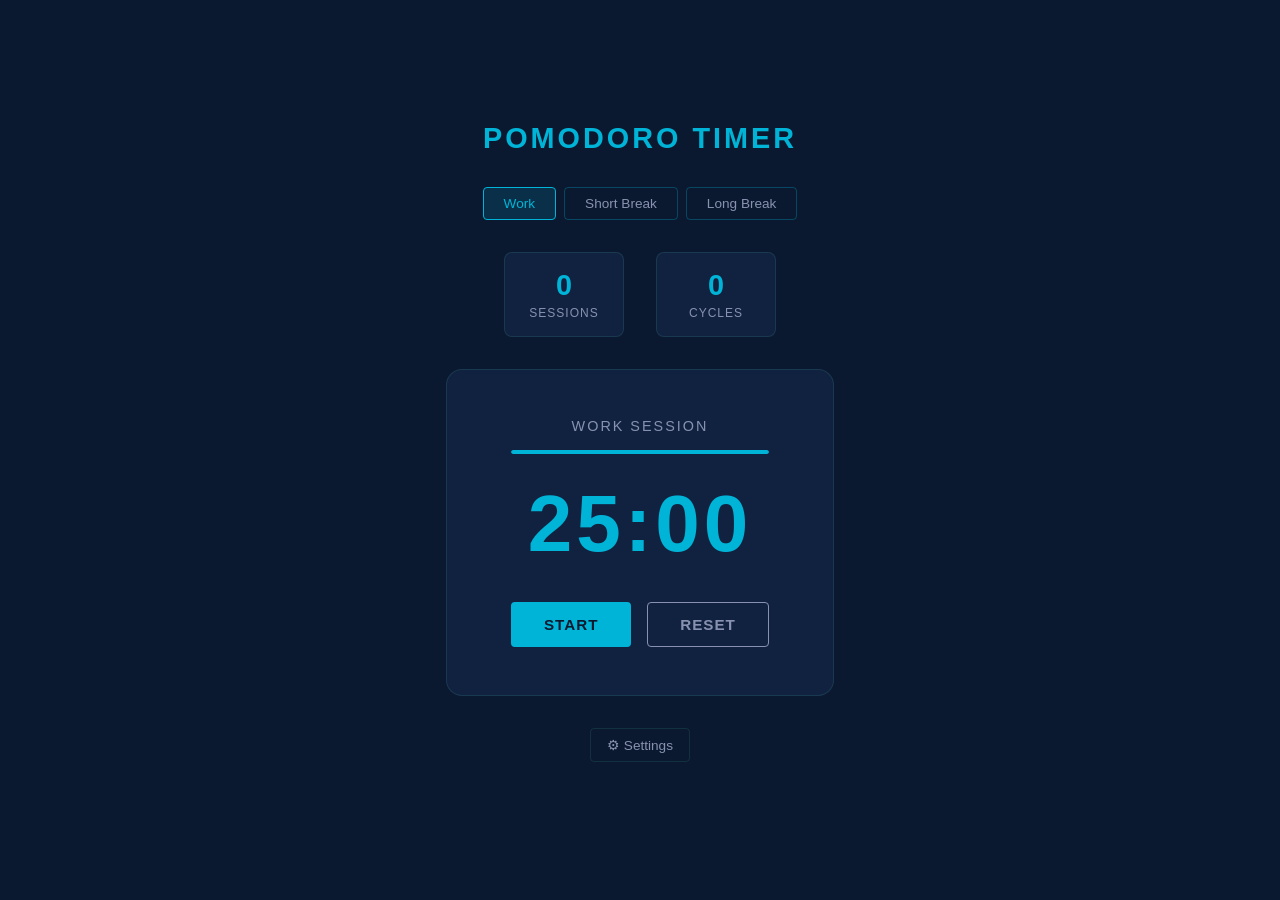
<file: 12-pomodoro-timer/index.html>
<!DOCTYPE html>
<html lang="en">
<head>
<meta charset="UTF-8">
<meta name="viewport" content="width=device-width, initial-scale=1.0">
<title>Pomodoro Timer</title>
<style>
  * { margin: 0; padding: 0; box-sizing: border-box; }
  body {
    background: #0A192F;
    color: #CCD6F6;
    font-family: 'Segoe UI', Arial, sans-serif;
    min-height: 100vh;
    display: flex;
    flex-direction: column;
    align-items: center;
    justify-content: center;
    padding: 2rem;
  }
  h1 {
    color: #00B4D8;
    font-size: 1.8rem;
    letter-spacing: 3px;
    text-transform: uppercase;
    margin-bottom: 2rem;
  }
  .session-tabs {
    display: flex;
    gap: 0.5rem;
    margin-bottom: 2rem;
  }
  .tab {
    padding: 0.5rem 1.25rem;
    border-radius: 4px;
    border: 1px solid rgba(0,180,216,0.3);
    background: transparent;
    color: #8892B0;
    font-size: 0.85rem;
    cursor: pointer;
    transition: all 0.2s;
  }
  .tab.active {
    background: rgba(0,180,216,0.15);
    border-color: #00B4D8;
    color: #00B4D8;
  }
  .tab:hover { border-color: #00B4D8; color: #00B4D8; }
  .timer-card {
    background: #112240;
    border: 1px solid rgba(100,255,218,0.1);
    border-radius: 16px;
    padding: 3rem 4rem;
    text-align: center;
    min-width: 340px;
    margin-bottom: 2rem;
  }
  .session-label {
    color: #8892B0;
    font-size: 0.9rem;
    letter-spacing: 2px;
    text-transform: uppercase;
    margin-bottom: 1rem;
  }
  .timer-display {
    font-size: 5rem;
    font-weight: 700;
    color: #CCD6F6;
    letter-spacing: 4px;
    margin-bottom: 2rem;
    font-variant-numeric: tabular-nums;
  }
  .timer-display.work { color: #00B4D8; }
  .timer-display.short-break { color: #64FFDA; }
  .timer-display.long-break { color: #A8B2D8; }
  .controls { display: flex; gap: 1rem; justify-content: center; }
  .btn {
    padding: 0.8rem 2rem;
    border-radius: 4px;
    font-size: 0.95rem;
    font-weight: 600;
    cursor: pointer;
    transition: all 0.2s;
    border: none;
    letter-spacing: 1px;
    text-transform: uppercase;
  }
  .btn-start {
    background: #00B4D8;
    color: #0A192F;
    min-width: 120px;
  }
  .btn-start:hover { background: #00C8F0; }
  .btn-reset {
    background: transparent;
    border: 1px solid #8892B0;
    color: #8892B0;
  }
  .btn-reset:hover { border-color: #CCD6F6; color: #CCD6F6; }
  .stats {
    display: flex;
    gap: 2rem;
    margin-bottom: 2rem;
  }
  .stat {
    background: #112240;
    border: 1px solid rgba(100,255,218,0.1);
    border-radius: 8px;
    padding: 1rem 1.5rem;
    text-align: center;
    min-width: 120px;
  }
  .stat-number { color: #00B4D8; font-size: 1.8rem; font-weight: 700; }
  .stat-label { color: #8892B0; font-size: 0.75rem; text-transform: uppercase; letter-spacing: 1px; margin-top: 0.25rem; }
  .settings-toggle {
    background: transparent;
    border: 1px solid rgba(100,255,218,0.1);
    color: #8892B0;
    padding: 0.5rem 1rem;
    border-radius: 4px;
    cursor: pointer;
    font-size: 0.85rem;
    margin-bottom: 1rem;
    transition: all 0.2s;
  }
  .settings-toggle:hover { border-color: #00B4D8; color: #00B4D8; }
  .settings-panel {
    background: #112240;
    border: 1px solid rgba(100,255,218,0.1);
    border-radius: 8px;
    padding: 1.5rem;
    display: none;
    min-width: 340px;
    margin-bottom: 1rem;
  }
  .settings-panel.open { display: block; }
  .settings-panel h3 { color: #CCD6F6; font-size: 0.9rem; margin-bottom: 1rem; letter-spacing: 1px; text-transform: uppercase; }
  .setting-row {
    display: flex;
    justify-content: space-between;
    align-items: center;
    margin-bottom: 0.75rem;
  }
  .setting-row label { color: #8892B0; font-size: 0.875rem; }
  .setting-row input {
    width: 70px;
    padding: 0.4rem 0.5rem;
    background: #0A192F;
    border: 1px solid rgba(0,180,216,0.3);
    border-radius: 4px;
    color: #CCD6F6;
    font-size: 0.875rem;
    text-align: center;
  }
  .setting-row input:focus { outline: none; border-color: #00B4D8; }
  .btn-apply {
    width: 100%;
    padding: 0.6rem;
    background: rgba(0,180,216,0.15);
    border: 1px solid #00B4D8;
    color: #00B4D8;
    border-radius: 4px;
    cursor: pointer;
    font-size: 0.875rem;
    margin-top: 0.5rem;
    transition: all 0.2s;
  }
  .btn-apply:hover { background: rgba(0,180,216,0.25); }
  .progress-bar {
    width: 100%;
    height: 4px;
    background: rgba(100,255,218,0.1);
    border-radius: 2px;
    margin-bottom: 1.5rem;
    overflow: hidden;
  }
  .progress-fill {
    height: 100%;
    background: #00B4D8;
    border-radius: 2px;
    transition: width 1s linear;
  }
  @media (max-width: 480px) {
    .timer-card { padding: 2rem; min-width: unset; width: 100%; }
    .timer-display { font-size: 4rem; }
    .stats { gap: 1rem; }
    .settings-panel { min-width: unset; width: 100%; }
  }
</style>
</head>
<body>

<h1>Pomodoro Timer</h1>

<div class="session-tabs">
  <button class="tab active" onclick="switchSession('work')" id="tab-work">Work</button>
  <button class="tab" onclick="switchSession('short-break')" id="tab-short">Short Break</button>
  <button class="tab" onclick="switchSession('long-break')" id="tab-long">Long Break</button>
</div>

<div class="stats">
  <div class="stat">
    <div class="stat-number" id="sessions-count">0</div>
    <div class="stat-label">Sessions</div>
  </div>
  <div class="stat">
    <div class="stat-number" id="cycles-count">0</div>
    <div class="stat-label">Cycles</div>
  </div>
</div>

<div class="timer-card">
  <div class="session-label" id="session-label">Work Session</div>
  <div class="progress-bar">
    <div class="progress-fill" id="progress-fill" style="width: 100%"></div>
  </div>
  <div class="timer-display work" id="timer-display">25:00</div>
  <div class="controls">
    <button class="btn btn-start" id="start-btn" onclick="toggleTimer()">Start</button>
    <button class="btn btn-reset" onclick="resetTimer()">Reset</button>
  </div>
</div>

<button class="settings-toggle" onclick="toggleSettings()">⚙ Settings</button>

<div class="settings-panel" id="settings-panel">
  <h3>Configure Intervals</h3>
  <div class="setting-row">
    <label>Work Session (min)</label>
    <input type="number" id="work-input" value="25" min="1" max="60" aria-label="Work session duration in minutes" />
  </div>
  <div class="setting-row">
    <label>Short Break (min)</label>
    <input type="number" id="short-input" value="5" min="1" max="30" aria-label="Short break duration in minutes" />
  </div>
  <div class="setting-row">
    <label>Long Break (min)</label>
    <input type="number" id="long-input" value="15" min="1" max="60" aria-label="Long break duration in minutes" />
  </div>
  <div class="setting-row">
    <label>Sessions before Long Break</label>
    <input type="number" id="cycle-input" value="4" min="1" max="10" aria-label="Number of sessions before long break" />
  </div>
  <button class="btn-apply" onclick="applySettings()">Apply Settings</button>
</div>

<audio id="bell-sound" preload="auto">
  <source src="[data-uri]..." type="audio/wav">
</audio>

<script>
  let config = {
    work: 25 * 60,
    shortBreak: 5 * 60,
    longBreak: 15 * 60,
    cycleLength: 4
  };

  let state = {
    current: 'work',
    timeLeft: config.work,
    totalTime: config.work,
    running: false,
    interval: null,
    sessions: 0,
    cycles: 0
  };

  const labels = {
    'work': 'Work Session',
    'short-break': 'Short Break',
    'long-break': 'Long Break'
  };

  function formatTime(seconds) {
    const m = Math.floor(seconds / 60).toString().padStart(2, '0');
    const s = (seconds % 60).toString().padStart(2, '0');
    return `${m}:${s}`;
  }

  function updateDisplay() {
    document.getElementById('timer-display').textContent = formatTime(state.timeLeft);
    document.title = `${formatTime(state.timeLeft)} — ${labels[state.current]}`;
    const pct = (state.timeLeft / state.totalTime) * 100;
    document.getElementById('progress-fill').style.width = pct + '%';
    document.getElementById('sessions-count').textContent = state.sessions;
    document.getElementById('cycles-count').textContent = state.cycles;
  }

  function playBell() {
    const ctx = new (window.AudioContext || window.webkitAudioContext)();
    const osc = ctx.createOscillator();
    const gain = ctx.createGain();
    osc.connect(gain);
    gain.connect(ctx.destination);
    osc.frequency.setValueAtTime(830, ctx.currentTime);
    osc.frequency.exponentialRampToValueAtTime(415, ctx.currentTime + 0.5);
    gain.gain.setValueAtTime(0.4, ctx.currentTime);
    gain.gain.exponentialRampToValueAtTime(0.001, ctx.currentTime + 1.5);
    osc.start(ctx.currentTime);
    osc.stop(ctx.currentTime + 1.5);
  }

  function sessionComplete() {
    playBell();
    clearInterval(state.interval);
    state.running = false;
    document.getElementById('start-btn').textContent = 'Start';

    if (state.current === 'work') {
      state.sessions++;
      if (state.sessions % config.cycleLength === 0) {
        state.cycles++;
        switchSession('long-break');
      } else {
        switchSession('short-break');
      }
    } else {
      switchSession('work');
    }
    updateDisplay();
  }

  function toggleTimer() {
    if (state.running) {
      clearInterval(state.interval);
      state.running = false;
      document.getElementById('start-btn').textContent = 'Resume';
    } else {
      state.running = true;
      document.getElementById('start-btn').textContent = 'Pause';
      state.interval = setInterval(() => {
        state.timeLeft--;
        updateDisplay();
        if (state.timeLeft <= 0) sessionComplete();
      }, 1000);
    }
  }

  function resetTimer() {
    clearInterval(state.interval);
    state.running = false;
    document.getElementById('start-btn').textContent = 'Start';
    const durations = {
      'work': config.work,
      'short-break': config.shortBreak,
      'long-break': config.longBreak
    };
    state.timeLeft = durations[state.current];
    state.totalTime = durations[state.current];
    updateDisplay();
  }

  function switchSession(type) {
    clearInterval(state.interval);
    state.running = false;
    document.getElementById('start-btn').textContent = 'Start';
    state.current = type;

    const durations = {
      'work': config.work,
      'short-break': config.shortBreak,
      'long-break': config.longBreak
    };

    state.timeLeft = durations[type];
    state.totalTime = durations[type];

    document.getElementById('session-label').textContent = labels[type];
    const display = document.getElementById('timer-display');
    display.className = 'timer-display ' + type;

    document.querySelectorAll('.tab').forEach(t => t.classList.remove('active'));
    const tabMap = { 'work': 'tab-work', 'short-break': 'tab-short', 'long-break': 'tab-long' };
    document.getElementById(tabMap[type]).classList.add('active');

    updateDisplay();
  }

  function toggleSettings() {
    document.getElementById('settings-panel').classList.toggle('open');
  }

  function applySettings() {
    config.work = parseInt(document.getElementById('work-input').value) * 60;
    config.shortBreak = parseInt(document.getElementById('short-input').value) * 60;
    config.longBreak = parseInt(document.getElementById('long-input').value) * 60;
    config.cycleLength = parseInt(document.getElementById('cycle-input').value);
    resetTimer();
    document.getElementById('settings-panel').classList.remove('open');
  }

  // Keyboard accessibility
  document.addEventListener('keydown', (e) => {
    if (e.code === 'Space' && e.target.tagName !== 'INPUT') {
      e.preventDefault();
      toggleTimer();
    }
    if (e.code === 'KeyR' && e.target.tagName !== 'INPUT') resetTimer();
  });

  updateDisplay();
</script>
</body>
</html>
</file>
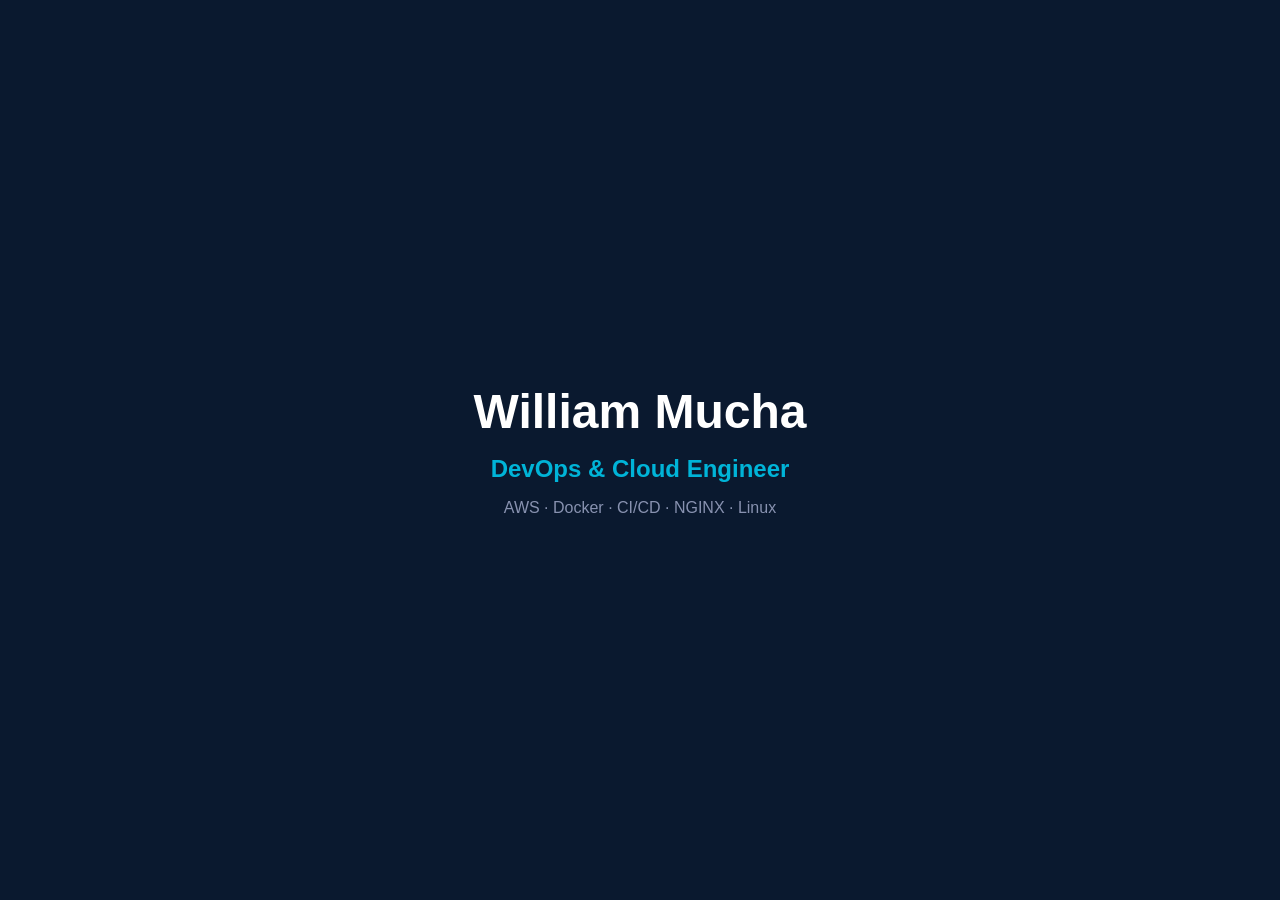
<file: 07-static-site-server/site/index.html>
<!DOCTYPE html>
<html lang="en">
<head>
    <meta charset="UTF-8">
    <meta name="viewport" content="width=device-width, initial-scale=1.0">
    <title>William Mucha | DevOps Engineer</title>
    <link rel="stylesheet" href="style.css">
</head>
<body>
    <div class="container">
        <h1>William Mucha</h1>
        <h2>DevOps & Cloud Engineer</h2>
        <p>AWS · Docker · CI/CD · NGINX · Linux</p>
    </div>
</body>
</html>
</file>
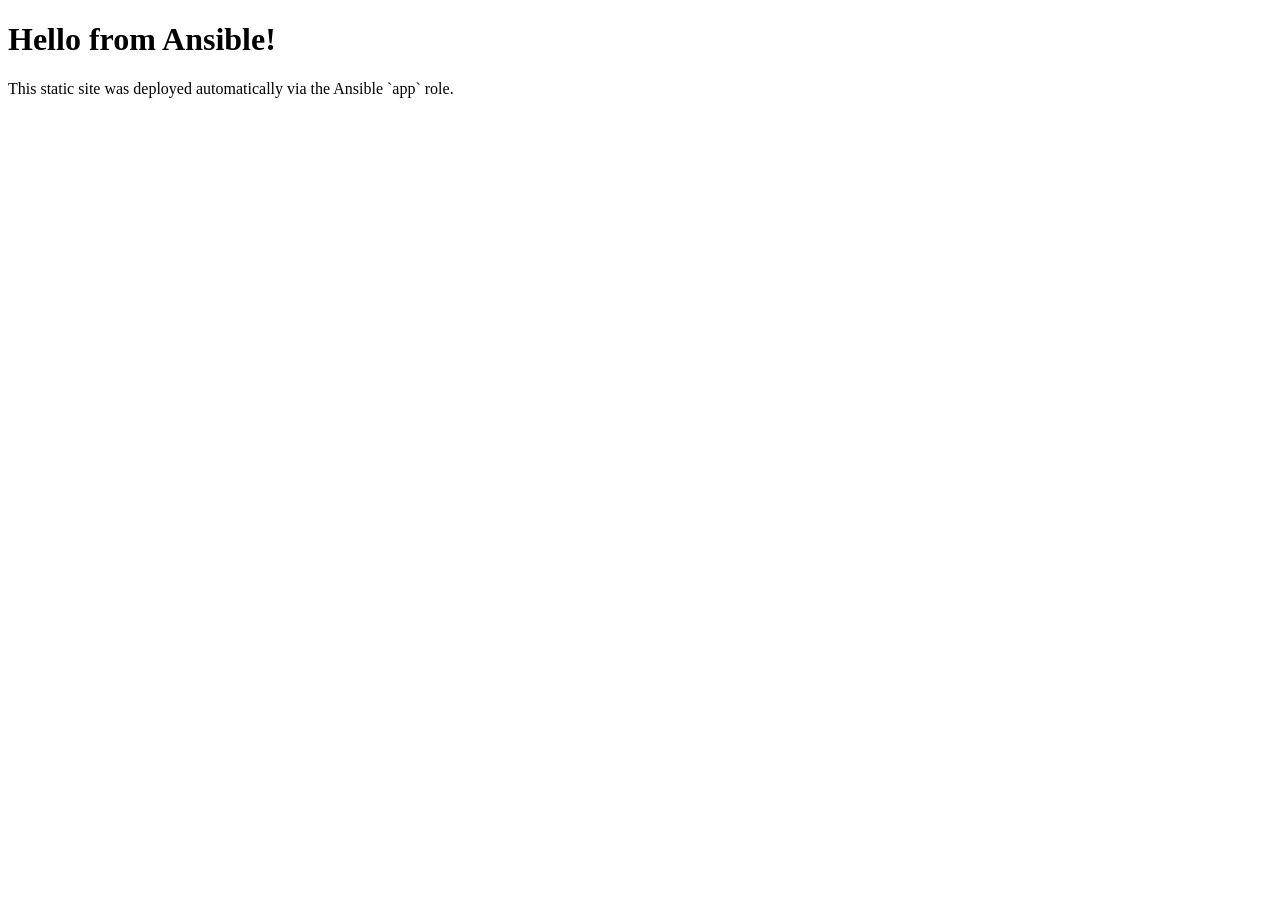
<file: 16-configuration-management/app-content/index.html>
<!DOCTYPE html>
<html>
<head><title>Deployed by Ansible</title></head>
<body>
  <h1>Hello from Ansible!</h1>
  <p>This static site was deployed automatically via the Ansible `app` role.</p>
</body>
</html>
</file>
<file: 07-static-site-server/site/style.css>
* { margin: 0; padding: 0; box-sizing: border-box; }
body {
    background-color: #0A192F;
    color: #FFFFFF;
    font-family: Arial, sans-serif;
    display: flex;
    justify-content: center;
    align-items: center;
    height: 100vh;
}
.container { text-align: center; }
h1 { font-size: 3rem; margin-bottom: 1rem; }
h2 { font-size: 1.5rem; color: #00B4D8; margin-bottom: 1rem; }
p { font-size: 1rem; color: #8892B0; }
</file>
